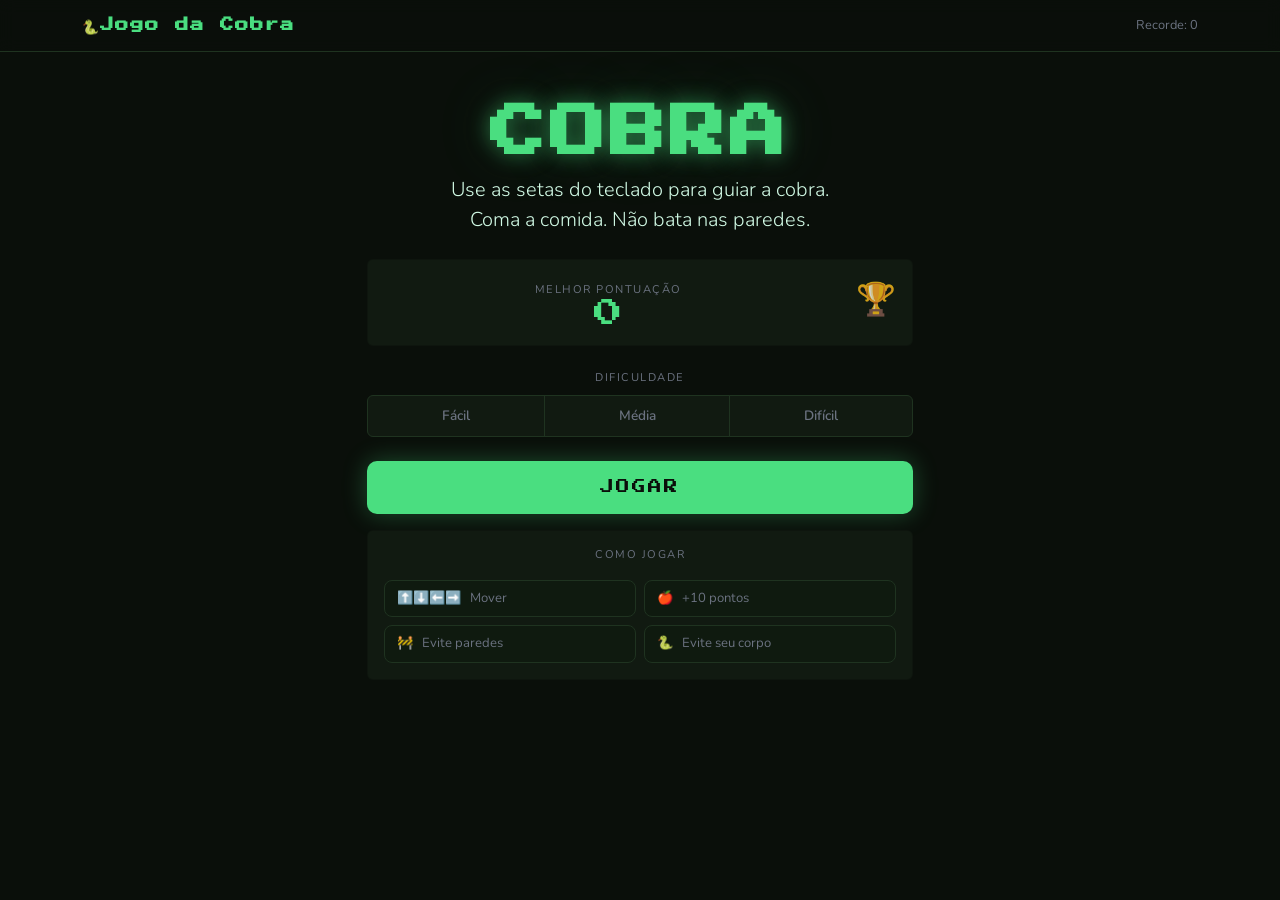
<file: index.html>
<!DOCTYPE html>
<html lang="pt-br">
<head>
    <meta charset="UTF-8">
    <meta name="viewport" content="width=device-width, initial-scale=1.0">
    <title>Jogo da cobra</title>

    <link rel="stylesheet" href="https://cdn.jsdelivr.net/npm/bootstrap@5.3.8/dist/css/bootstrap.min.css">
    <link rel="stylesheet" href="index.css">
    
</head>
<body>
    <header>
        <nav class="navbar navbar-dark">
            <div class="container">
                <span class="navbar-brand fw-bold fs-4">🐍Jogo da Cobra</span>
                <span class="navbar-text" id="nav-recorde">Recorde: 0</span>
            </div>
        </nav>
    </header>

    <main class="container py-5">
        <div class="row justify-content-center">
            <div class="col-12 col-md-8 col-lg-6 text-center">

                <div class="titulo-bloco mb-4">
                    <h1 class="display-3 fw-bold titulo-jogo">COBRA</h1>
                    <p class="lead subtitulo">Use as setas do teclado para guiar a cobra.<br> Coma a comida. Não bata nas paredes.</p>
                </div>

                <div class="card card-recorde mb-4">
                    <div class="card-body py-3">
                        <div class="row align-itens-center">
                            <div class="col">
                                <span class="label-card">Melhor
                                pontuação</span>
                                <div class="valor-recorde"
                                id="recorde-display">0</div>
                            </div>
                            <div class="col-auto">
                                <span class="icone-trofeu">🏆</span>
                            </div>
                        </div>
                    </div>
                </div>
                <div class="mb-4">
                    <p class="label-secao mb-2">Dificuldade</p>
                    <div class="btn-group w-100" role="group">
                        <input type="radio" class="btn-check"
                        name="dificuldade" 
                        id="facil" value="200">
                        <label class="btn btn-outline-dif" for="facil">Fácil</label> 

                         <input type="radio" class="btn-check"
                        name="dificuldade" 
                        id="media" value="130">
                        <label class="btn btn-outline-dif" for="media">Média</label> 

                         <input type="radio" class="btn-check"
                        name="dificuldade" 
                        id="dificil" value="70">
                        <label class="btn btn-outline-dif" for="dificil">Difícil</label> 
                    </div>
                </div>

                <a href="jogo.html" class="btn btn-jogar w-100 mb-3" id="btn-jogar">
                    JOGAR
                </a>

                <div class="card card-instrucoes">
                    <div class="card-body">
                        <p class="label-card mb-3">Como jogar</p>
                        <div class="row g-2 text-start">
                            <div class="col-6"><div class="instrucao-item">⬆️⬇️⬅️➡️ &nbsp; Mover</div></div>
                            <div class="col-6"><div class="instrucao-item">🍎 &nbsp; +10 pontos</div></div>
                            <div class="col-6"><div class="instrucao-item">🚧 &nbsp; Evite paredes</div></div>
                            <div class="col-6"><div class="instrucao-item">🐍 &nbsp; Evite seu corpo</div></div>
                        </div>
                    </div>
                </div>
            </div>
        </div>
    </main>

    <script src="https://cdn.jsdelivr.net/npm/bootstrap@5.3.3/dist/js/bootstrap.bundle.min.js"></script>
    <script>
        const recorde = localStorage.getItem("cobra_recorde") || 0;
        document.getElementById("recorde-display").textContent = recorde;
        document.getElementById("nav-record").textContent = "Recorde: " + recorde;

        document.getElementById("btn-jogar").addEventListener("click", () => {
            const dificuldadeSelecionada = document.querySelector('input [name="dificuldade"]:checked').value;
            localStorage.setItem("cobra_velocidade", dificuldadeSelecionada);
        })
    </script>

</body>
</html>
</file>
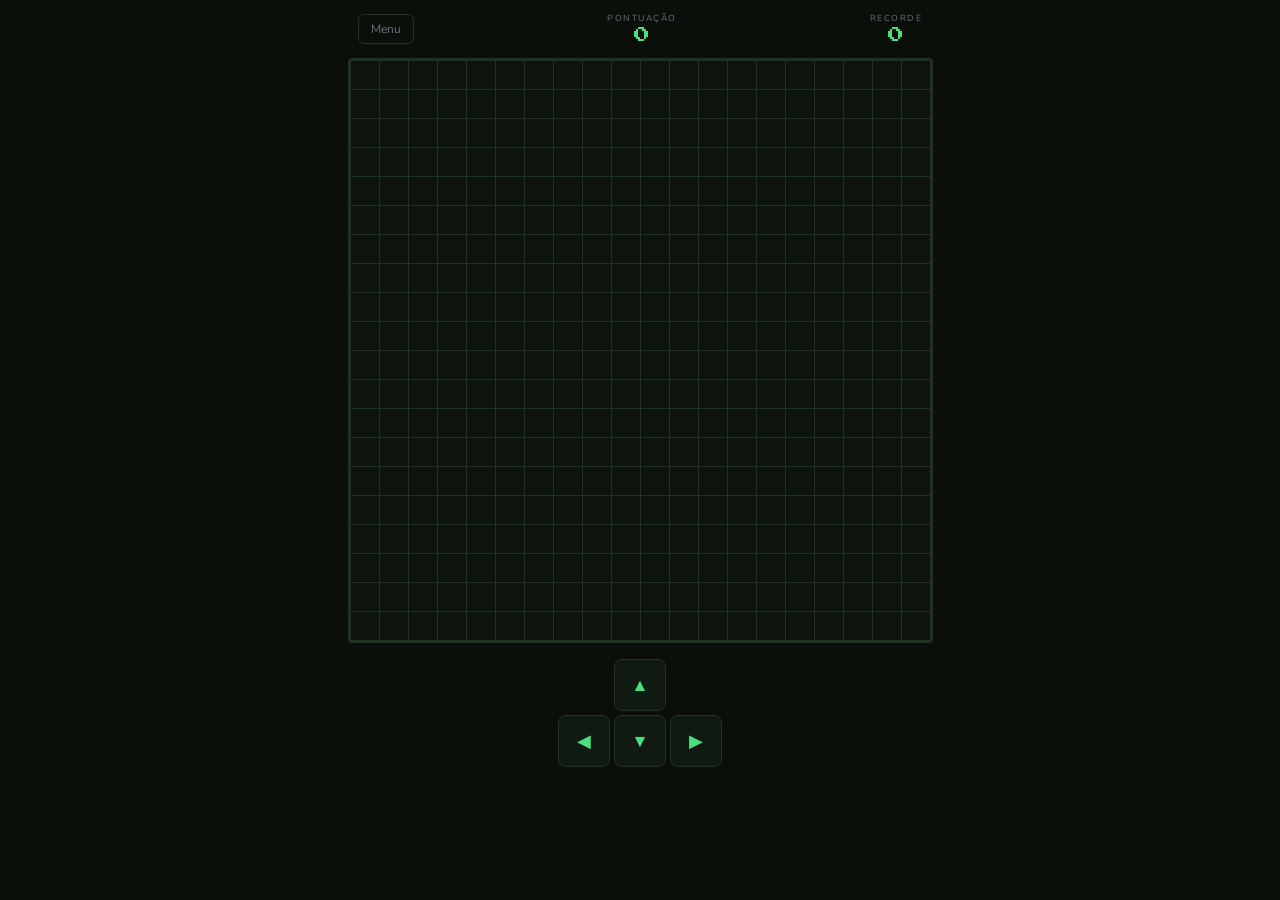
<file: jogo.html>
<!DOCTYPE html>
<html lang="pt-br">
<head>
    <meta charset="UTF-8">
    <meta name="viewport" content="width=device-width, initial-scale=1.0">
    <title>Cobra</title>
    <link rel="stylesheet" href="jogo.css">
</head>
<body>
    
    <!--HUD-->
    <div class="hud">
        <a href="index.html" class="btn-menu">Menu</a>
        <div class="hud-centro">
            <span class="label-hud">Pontuação</span>
            <span class="valor-hud">0</span>
        </div>
        <div class="hud-direita">
            <span class="label-hud">Recorde</span>
            <span class="valor-hud" id="recorde">0</span>
        </div>

    </div>
    <!--GRID DO JOGO-->
    <div class="arena">
        <div class="grade" id="grade"></div>
    <!--TELA DE FIM DE JOGO-->
    <div class="overlay" id="overlay">
        <div class="overlay-conteudo">
            <p class="overlay-titulo" id="overlay-titulo">FIM DE JOGO</p>
            <p class="overlay-pontos" id="overlay-pontos">0 pontos</p>
            <p class="overlay-recorde" id="overlay-recorde"></p>
            <button class="btn-reiniciar" onclick="reiniciar()">Jogar novamente</button>
            <a href="index.html" class="btn-voltar">Voltar ao menu</a>
        </div>
    </div>
    </div>

    <!--CONTROLES SMARTPHONE-->
    <div class="controles-smartphone">
        <div class="linha-controle">
            <button class="btn-direcao" onclick="mudarDirecao('ArrowUp')">▲</button>
        </div>
        <div class="linha-controle">
            <button class="btn-direcao" onclick="mudarDirecao('ArrowUp')">◀</button>
            <button class="btn-direcao" onclick="mudarDirecao('ArrowUp')">▼</button>
            <button class="btn-direcao" onclick="mudarDirecao('ArrowUp')">▶</button>

        </div>
    </div>

    <script src="jogo.js"></script>
</body>
</html>
</file>
<file: index.css>
@import url('https://fonts.googleapis.com/css2?family=Nunito:ital,wght@0,200..1000;1,200..1000&family=Press+Start+2P&display=swap');

:root {
    --verde: #4ade80;
    --verde-escuro: #16a34a;
    --fundo: #0a0f0a;
    --fundo-card: #111a11;
    --borda: #1f3320;
    --texto: #d1fae5;
    --esmaecido: #6b7280;
}
*{
    box-sizing: border-box;
    margin: 0;
    padding: 0;
}

body{
    font-family: "nunito", sans-serif;
    background-color: var(--fundo);
    color: var(--texto);
    min-height: 100vh;
    background-image:
        radial-gradient(ellipse at 20% 20%, rgba(74, 222, 128, 0.06) 0%, transparent 60%),
        radial-gradient(ellipse at 80% 80%, rgba(22, 163, 74, 0.05) 0%, transparent 60%),
}

.navbar {
    background: rgba(10, 15, 10, 0.9);
    border-bottom: 1px solid var(--borda);
    backdrop-filter: blur(8px);
}

.navbar-brand {
    font-family: "Press Start 2P", monospace;
    font-size: 0.85rem !important;
    color: var(--verde) !important;
    letter-spacing: 1px;
}

.navbar-text {
    font-size: 0.8rem;
    color: var(--esmaecido);
}

.titulo-jogo{
    font-family: "Press Start 2P", monospace;
    font-size: clamp(2rem, 8vw, 3.5rem) !important;
    color: var(--verde);
    text-shadow:
        0 0 20px rgba(74, 222, 128, 0.5),
        0 0 60px rgba(74, 222, 128, 0.2);
    line-height: 1.2;
    letter-spacing: 4px;
}

.card-recorde,
.card-instrucoes{
    background:var(--fundo-card);
}

.label-card{
    font-size: 0.7rem;
    text-transform: uppercase;
    letter-spacing: 1.5px;
    color: var(--esmaecido);
    margin-bottom: 4px;
}

.valor-recorde {
    font-family: "Press Start 2P", monospace;
    font-size: 1.8rem;
    color: var(--verde);
    line-height: 1;
}

.icone-trofeu{
    font-size: 2rem;
    opacity: 0.8;
}

.label-secao{
    font-size: 0.7rem;
    text-transform:uppercase;
    letter-spacing: 1.5px;
    color:var(--esmaecido);
}

.btn-outline-dif{
    background: var(--fundo-card);
    border-color:var(--borda);
    color:var(--esmaecido);
    font-weight: 600;
    font-size: 0.85rem;
    padding: 10px;
    transition: all 0.2s;
}

.btn-check:checked + .btn-outline-dif{
    background: var(--verde-escuro) !important;
    border-color: var(--verde) !important;
    color: #FFFFFF !important;
}

.btn-outline-dif:hover{
    background: #1a2e1a !important;
    border-color:var(--verde) !important;
    color:var(--verde) !important;
}

.btn-jogar{
    font-family: "Press Start 2P", monospace;
    font-size: 0.85rem;
    background:var(--verde);
    color: #0a0f0a;
    border: none;
    border-radius: 10px;
    padding: 16px;
    letter-spacing: 2px;
    text-decoration: none;
    display: block;
    transition: all 0.2s;
    box-shadow: 0 0 24px rgba(74, 222, 128, 0.3);
}

.btn-jogar:houver{
    background: #86efac;
    color: #0a0f0a;
    box-shadow: 0 0 40px rgba(74, 222, 128, 0.5);
    transform: translateY(-2px);
}

.instrucao-item{
    background: #0f1a0f;
    border: 1px solid var(--borda);
    border-radius: 8px;
    padding: 8px 12px;
    font-size: 0.82rem;
    color: var(--esmaecido);
}
</file>
<file: jogo.css>
@import url('https://fonts.googleapis.com/css2?family=Nunito:ital,wght@0,200..1000;1,200..1000&family=Press+Start+2P&display=swap');

:root {
    --verde: #4ADE80;
    --verde-escuro: #16A34A;
    --verde-cabeca: #86EFAC;
    --comida: #F87171;
    --fundo: #0A0F0A;
    --fundo-grade: #0D140D;
    --borda: #1F3320;
    --texto: #D1FAE5;
    --esmaecido: #6B7280;
    --tamanho-celula: 28px;
    --colunas: 20;
}

* {
    box-sizing: border-box;
    margin: 0;
    padding: 0;
}

body {
    font-family: "Nunito", sans-serif;
    background: var(--fundo);
    color: var(--texto);
    min-height: 100vh;
    display: flex;
    flex-direction: column;
    align-items: center;
    overflow: hidden;
    user-select: none;
}

.hud {
    width: 100%;
    max-width: calc(var(--tamanho-celula) * var(--colunas) + 4px);
    display: flex;
    align-items: center;
    justify-content: space-between;
    padding: 12px 0;
    gap: 8px;
}

.btn-menu {
    font-size: 0.75rem;
    color: var(--esmaecido);
    text-decoration: none;
    padding: 6px 12px;
    border: 1px solid var(--borda);
    border-radius: 6px;
    transition: color 0.2s, border-color 0.2s;
    white-space: nowrap;
}

.btn-menu:hover {
    color: var(--verde);
    border-color: var(--verde);
}

.hud-centro,
.hud-direita {
    display: flex;
    flex-direction: column;
    align-items: center;
}

.label-hud {
    font-size: 0.55rem;
    text-transform: uppercase;
    letter-spacing: 1.5px;
    color: var(--esmaecido);
}

.valor-hud {
    font-family: "Press Start 2P", monospace;
    font-size: 1rem;
    color: var(--verde);
    line-height: 1.4;
}

.arena {
    position: relative;
}

.grade {
    display: grid;
    grid-template-columns: repeat(var(--colunas), var(--tamanho-celula));
    grid-template-rows: repeat(var(--colunas), var(--tamanho-celula));
    background: var(--fundo-grade);
    border: 2px solid var(--borda);
    border-radius: 4px;
    gap: 1px;
    padding: 1px;
    background-image:
        linear-gradient(var(--borda) 1px, transparent 1px),
        linear-gradient(90deg, var(--borda) 1px, transparent 1px);
    background-size: calc(var(--tamanho-celula) + 1px) calc(var(--tamanho-celula) + 1px);
}

.celula {
    width: var(--tamanho-celula);
    height: var(--tamanho-celula);
    border-radius: 2px;
    transition: background-color 0.05s;
}

.celula.cobra {
    background-color: var(--verde);
    border-radius: 4px;
    box-shadow: 0 0 6px rgba(74, 222, 128, 0.4);
}

.celula.cabeca {
    background-color: var(--verde-cabeca);
    border-radius: 6px;
    box-shadow: 0 0 12px rgba(134, 239, 172, 0.7);
}

.celula.comida {
    background-color: var(--comida);
    border-radius: 50%;
    box-shadow: 0 0 10px rgba(248, 113, 113, 0.6);
    animation: pulsar 0.8s ease-in-out infinite alternate;
}

@keyframes pulsar {
    from {
        transform: scale(0.85);
    }

    to {
        transform: scale(1.05);
    }
}

/* OVERLAY GAME OVER */
.overlay {
    position: absolute;
    inset: 0;
    background: rgba(10, 15, 10, 0.92);
    display: none;
    align-items: center;
    justify-content: center;
    border-radius: 4px;
    backdrop-filter: blur(4px);
}

.overlay.visivel {
    display: flex;
}

.overlay-conteudo {
    text-align: center;
    display: flex;
    flex-direction: column;
    align-items: center;
    gap: 12px;
}

.overlay-titulo {
    font-family: "Press Start 2P", monospace;
    font-size: 1.4rem;
    color: var(--comida);
    text-shadow: 0 0 20px rgba(248, 113, 113, 0.5);
}

.overlay-pontos {
    font-family: "Press Start 2P", monospace;
    font-size: 1rem;
    color: var(--verde);
}

.overlay-recorde {
    font-size: 0.82rem;
    color: var(--esmaecido);
    min-height: 20px;
}

.btn-reiniciar {
    font-family: "Press Start 2P", monospace;
    font-size: 0.7rem;
    background: var(--verde);
    color: #0a0f0a;
    border: none;
    border-radius: 8px;
    padding: 14px 24px;
    cursor: pointer;
    letter-spacing: 1px;
    margin-top: 4px;
    transition: background 0.2s, transform 0.1s;
}

.btn-reiniciar:hover {
    background: #86efac;
    transform: translateY(-2px);
}

.btn-voltar {
    font-size: 0.8rem;
    color: var(--esmaecido);
    text-decoration: none;
    transition: color 0.2s;
}

.btn-voltar:hover {
    color: var(--verde);
}

/* CONTROLES MOBILE */
.controles-smartphone {
    margin-top: 16px;
    display: flex;
    flex-direction: column;
    align-items: center;
    gap: 4px;
}

.linha-controle {
    display: flex;
    gap: 4px;
}

.btn-direcao {
    width: 52px;
    height: 52px;
    background: #111a11;
    border: 1px solid var(--borda);
    border-radius: 8px;
    color: var(--verde);
    font-size: 1.1rem;
    cursor: pointer;
    transition: background 0.15s;
}

.btn-direcao:hover,
.btn-direcao:active {
    background: #1a2e1a;
}
</file>
